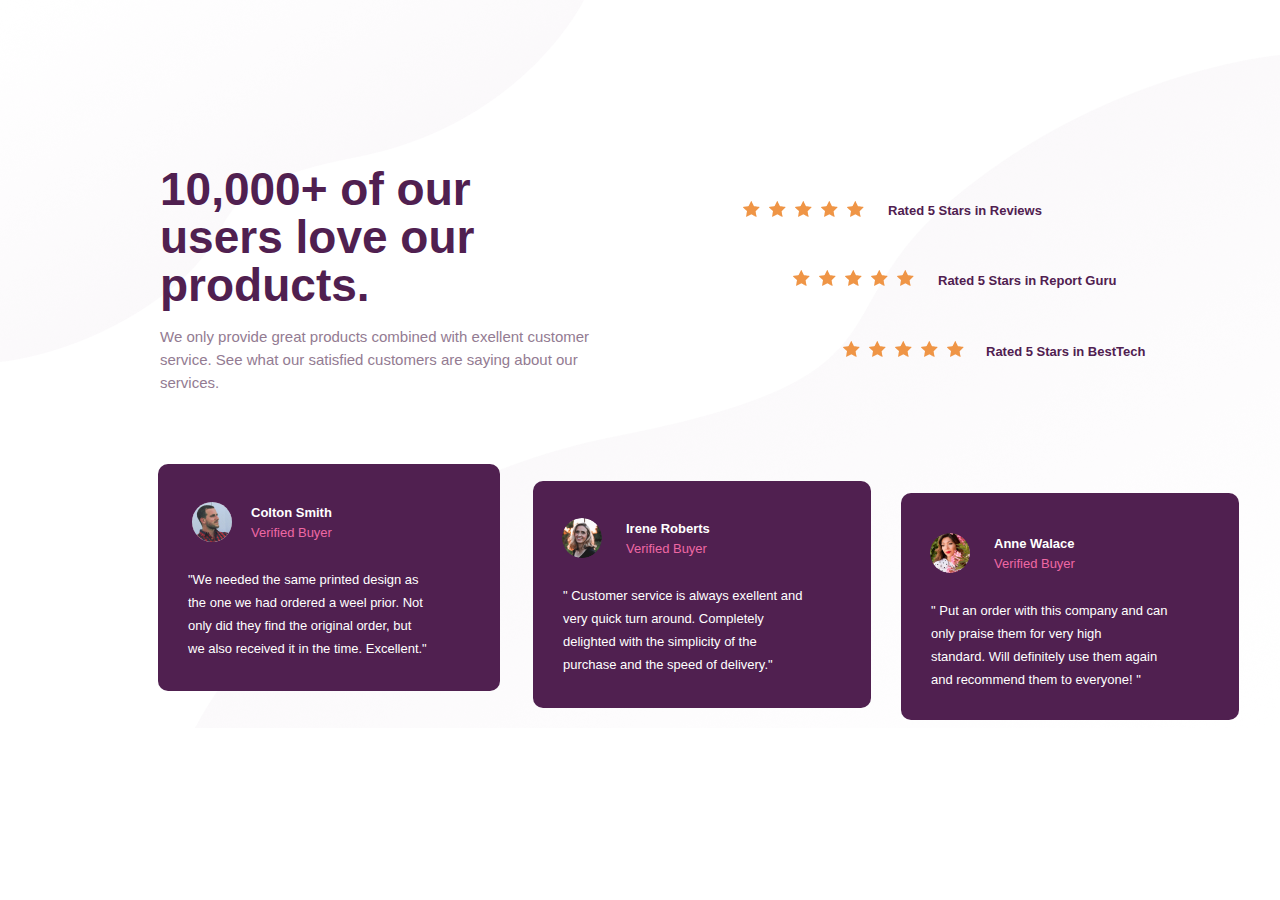
<file: index.html>
<!DOCTYPE html>
<html lang="en">
<head>
    <meta charset="UTF-8">
    <meta http-equiv="X-UA-Compatible" content="IE=edge">
    <meta name="viewport" content="width=device-width, initial-scale=1.0">
    <title>Social Proof Section</title>
    <link rel="stylesheet" href="index.css">
</head>

<body>
    <header>
        <div class="header">
          <h1>10,000+ of our users love our products.</h1>
        </div>
        <div class="subheader">
          <p>We only provide great products combined with exellent customer service. See what our satisfied customers are saying about our services.</p>
        </div>
    </header>
    <section>
        <div class="rated-reviews">
          <div class="reviews container1">
                <div class="stars1">
                <img src="images/Path (2).png" alt="">
                <img src="images/Path (2).png" alt="">
                <img src="images/Path (2).png" alt="">
                <img src="images/Path (2).png" alt="">
                <img src="images/Path (2).png" alt="">
                </div>
                <div class="rate-info-reviews">
                    <p class="rate-info-one">Rated 5 Stars in Reviews</p>
                </div>
          </div>
      
          <div class="report">
            <div class="stars2">
              <img src="images/Path (2).png" alt="">
              <img src="images/Path (2).png" alt="">
              <img src="images/Path (2).png" alt="">
              <img src="images/Path (2).png" alt="">
              <img src="images/Path (2).png" alt="">
            </div>
            <div class="rate-info-report">
              <p class="rate-info-two">Rated 5 Stars in Report Guru</p>
            </div>
          </div>
      
          <div class="besttech">
            <div class="stars3">
              <img src="images/Path (2).png" alt="">
              <img src="images/Path (2).png" alt="">
              <img src="images/Path (2).png" alt="">
              <img src="images/Path (2).png" alt="">
              <img src="images/Path (2).png" alt="">
            </div>
            <div class="rate-info-besttech">
              <p class="rate-info-three">Rated 5 Stars in BestTech</p>
            </div>
          </div>
        </div>
      </section>
      <main>
        <div class="review-card-colton">
          <div class="avatar1">
            <img class="avatar-colton" src="images/Oval (1).jpg" alt="">
          </div>
          <div class="user-info">
            <p class="user-name">Colton Smith</p>
            <p class="user-status">Verified Buyer</p>
          </div>
          <div class="user-feedback">
            <p class="feedback-text">"We needed the same printed design as<br> the one we had ordered a weel prior. Not<br> only did they find the original order, but<br> we also received it in the time. Excellent."</p>
          </div>
        </div>
        <div class="review-card-irene">
          <div class="avatar2">
            <img class="avatar-irene" src="images/Oval (2).png" alt="">
          </div>
          <div class="user-info">
            <p class="user-name">Irene Roberts</p>
            <p class="user-status">Verified Buyer</p>
          </div>
          <div class="user-feedback">
            <p class="feedback-text">" Customer service is always exellent and<br> very quick turn around. Completely<br> delighted with the simplicity of the<br> purchase and the speed of delivery."</p>
          </div>
        </div>
        <div class="review-card-anne">
          <div class="avatar3">
            <img class="avatar-anne" src="images/Oval (3).png" alt="">
          </div>
          <div class="user-info">
            <p class="user-name">Anne Walace</p>
            <p class="user-status">Verified Buyer</p>
          </div>
          <div class="user-feedback">
            <p class="feedback-text">" Put an order with this company and can<br> only praise them for very high<br> standard. Will definitely use them again<br> and recommend them to everyone! "</p>
          </div>
        </div>
      </main>
      <footer>
      </footer>
</body>
</html>
</file>
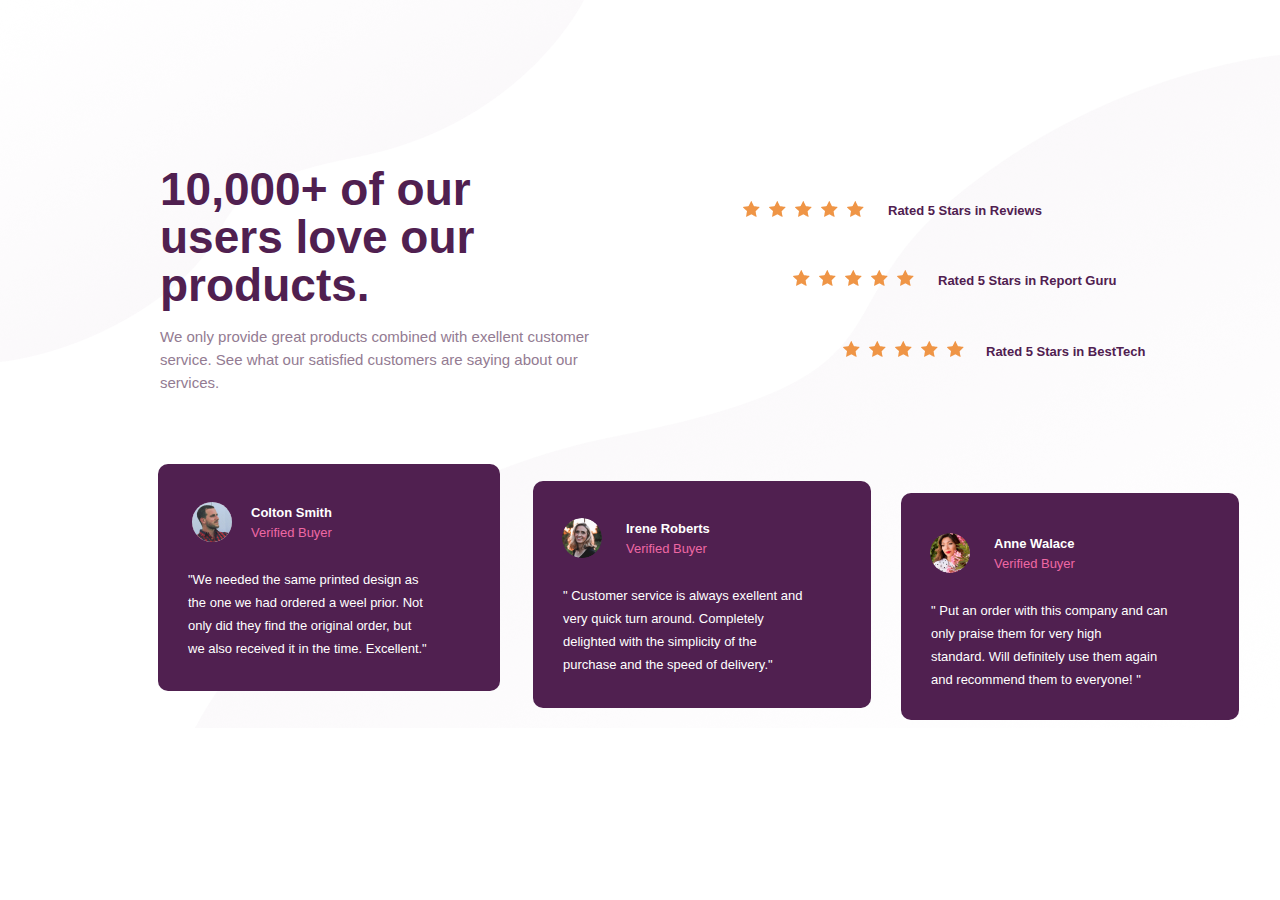
<file: social.html>
<!DOCTYPE html>
<html lang="en">
<head>
    <meta charset="UTF-8">
    <meta http-equiv="X-UA-Compatible" content="IE=edge">
    <meta name="viewport" content="width=device-width, initial-scale=1.0">
    <title>Social Proof Section</title>
    <link rel="stylesheet" href="social.css">
</head>

<body>
    <header>
        <div class="header">
          <h1>10,000+ of our users love our products.</h1>
        </div>
        <div class="subheader">
          <p>We only provide great products combined with exellent customer service. See what our satisfied customers are saying about our services.</p>
        </div>
    </header>
    <section>
        <div class="rated-reviews">
          <div class="reviews container1">
                <div class="stars1">
                <img src="images/Path (2).png" alt="">
                <img src="images/Path (2).png" alt="">
                <img src="images/Path (2).png" alt="">
                <img src="images/Path (2).png" alt="">
                <img src="images/Path (2).png" alt="">
                </div>
                <div class="rate-info-reviews">
                    <p class="rate-info-one">Rated 5 Stars in Reviews</p>
                </div>
          </div>
      
          <div class="report">
            <div class="stars2">
              <img src="images/Path (2).png" alt="">
              <img src="images/Path (2).png" alt="">
              <img src="images/Path (2).png" alt="">
              <img src="images/Path (2).png" alt="">
              <img src="images/Path (2).png" alt="">
            </div>
            <div class="rate-info-report">
              <p class="rate-info-two">Rated 5 Stars in Report Guru</p>
            </div>
          </div>
      
          <div class="besttech">
            <div class="stars3">
              <img src="images/Path (2).png" alt="">
              <img src="images/Path (2).png" alt="">
              <img src="images/Path (2).png" alt="">
              <img src="images/Path (2).png" alt="">
              <img src="images/Path (2).png" alt="">
            </div>
            <div class="rate-info-besttech">
              <p class="rate-info-three">Rated 5 Stars in BestTech</p>
            </div>
          </div>
        </div>
      </section>
      <main>
        <div class="review-card-colton">
          <div class="avatar1">
            <img class="avatar-colton" src="images/Oval (1).jpg" alt="">
          </div>
          <div class="user-info">
            <p class="user-name">Colton Smith</p>
            <p class="user-status">Verified Buyer</p>
          </div>
          <div class="user-feedback">
            <p class="feedback-text">"We needed the same printed design as<br> the one we had ordered a weel prior. Not<br> only did they find the original order, but<br> we also received it in the time. Excellent."</p>
          </div>
        </div>
        <div class="review-card-irene">
          <div class="avatar2">
            <img class="avatar-irene" src="images/Oval (2).png" alt="">
          </div>
          <div class="user-info">
            <p class="user-name">Irene Roberts</p>
            <p class="user-status">Verified Buyer</p>
          </div>
          <div class="user-feedback">
            <p class="feedback-text">" Customer service is always exellent and<br> very quick turn around. Completely<br> delighted with the simplicity of the<br> purchase and the speed of delivery."</p>
          </div>
        </div>
        <div class="review-card-anne">
          <div class="avatar3">
            <img class="avatar-anne" src="images/Oval (3).png" alt="">
          </div>
          <div class="user-info">
            <p class="user-name">Anne Walace</p>
            <p class="user-status">Verified Buyer</p>
          </div>
          <div class="user-feedback">
            <p class="feedback-text">" Put an order with this company and can<br> only praise them for very high<br> standard. Will definitely use them again<br> and recommend them to everyone! "</p>
          </div>
        </div>
      </main>
      <footer>
      </footer>
</body>
</html>
</file>
<file: index.css>
:root {
    --very-dark-magenta: hsl(300, 43%, 22%);
    --soft-pink: hsl(333, 80%, 67%);
    --dark-grayish-magenta: hsl(303, 10%, 53%);
    --light-grayish-magenta: hsl(300, 24%, 96%);
    --white: hsl(0, 0%, 100%);
}

html {
    font-family: 'Spartan', sans-serif;
}

body {
    font-size: 15px;
    overflow-x: hidden;
    background: url(images/Path\ Copy\ 5.png) left top no-repeat, url(images/Path\ \(1\).png) bottom right no-repeat;
}

.header {
    color: var(--very-dark-magenta);
    width: 400px;
    margin-top: 165px;
    margin-left: 152px;
    font-weight: 700;
    font-size: 23px;
    line-height: 48px;
}

.subheader {
    color: var(--dark-grayish-magenta);
    width: 450px;
    margin-left: 152px;
    margin-top: -15px;
    line-height: 23px;
}

.stars1 {
    margin-left: 730px;
    margin-top: -208px;
    display: flex;
    flex-direction: row;
    justify-content: space-around;
    width: 130px;
}

.rate-info-reviews {
    margin-left: 880px;
    margin-top: -27px;
    color: var(--very-dark-magenta);
    font-weight: 700;
    font-size: 13px;
}

.stars2 {
    margin-left: 780px;
    margin-top: 52px;
    display: flex;
    flex-direction: row;
    justify-content: space-around;
    width: 130px;
}

.rate-info-report {
    color: var(--very-dark-magenta);
    font-weight: 700;
    font-size: 13px;
    margin-left: 930px;
    margin-top: -26px;
}

.stars3 {
    margin-left: 830px;
    margin-top: 53px;
    display: flex;
    flex-direction: row;
    justify-content: space-around;
    width: 130px;
}

.rate-info-besttech {
    color: var(--very-dark-magenta);
    font-weight: 700;
    font-size: 13px;
    margin-left: 978px;
    margin-top: -26px;
}

.review-card-colton {
    width: 342px;
    height: 227px;
    background-color: var(--very-dark-magenta);
    margin-top:105px;
    margin-left: 150px;
    border-radius: 10px;
    transition: all 0.5s ease-in-out;
}

.review-card-irene {
    width: 338px;
    height: 227px;
    background-color: var(--very-dark-magenta);
    border-radius: 10px;
    margin-left: 525px;
    margin-top: -210px;
    transition: all 0.5s ease-in-out;
}

.review-card-anne {
    width: 338px;
    height: 227px;
    background-color: var(--very-dark-magenta);
    border-radius: 10px;
    margin-left: 893px;
    margin-top: -215px;
    transition: all 0.5s ease-in-out;
}

.avatar-colton {
    border-radius: 100px;
    width: 40px;
    margin-left: 34px;
    margin-top: 38px;
}

.avatar-irene {
    border-radius: 100px;
    width: 40px;
    margin-left: 29px;
    margin-top: 37px;
}

.avatar-anne {
    border-radius: 100px;
    width: 40px;
    margin-left: 29px;
    margin-top: 40px;
}

.user-info {
    margin-left: 93px;
    margin-top: -53px;
}

.user-name {
    font-weight: 700;
    color: var(--white);
    font-size: 13px;
}

.user-status {
    font-weight: 100;
    color: var(--soft-pink);
    font-size: 13px;
    margin-top: -8px;
}

.user-feedback {
    width: 289px;
    height: 100px;
    margin-top: 28px;
    margin-left: 30px;
    font-size: 13px;
}

.feedback-text {
    color: var(--white);
    font-weight: 500;
    line-height: 23px;
}

footer {
    position: relative;
    bottom: 0;
    width: 100%;
}
</file>
<file: social.css>
:root {
    --very-dark-magenta: hsl(300, 43%, 22%);
    --soft-pink: hsl(333, 80%, 67%);
    --dark-grayish-magenta: hsl(303, 10%, 53%);
    --light-grayish-magenta: hsl(300, 24%, 96%);
    --white: hsl(0, 0%, 100%);
}

html {
    font-family: 'Spartan', sans-serif;
}

body {
    font-size: 15px;
    overflow-x: hidden;
    background: url(images/Path\ Copy\ 5.png) left top no-repeat, url(images/Path\ \(1\).png) bottom right no-repeat;
}

.header {
    color: var(--very-dark-magenta);
    width: 400px;
    margin-top: 165px;
    margin-left: 152px;
    font-weight: 700;
    font-size: 23px;
    line-height: 48px;
}

.subheader {
    color: var(--dark-grayish-magenta);
    width: 450px;
    margin-left: 152px;
    margin-top: -15px;
    line-height: 23px;
}

.stars1 {
    margin-left: 730px;
    margin-top: -208px;
    display: flex;
    flex-direction: row;
    justify-content: space-around;
    width: 130px;
}

.rate-info-reviews {
    margin-left: 880px;
    margin-top: -27px;
    color: var(--very-dark-magenta);
    font-weight: 700;
    font-size: 13px;
}

.stars2 {
    margin-left: 780px;
    margin-top: 52px;
    display: flex;
    flex-direction: row;
    justify-content: space-around;
    width: 130px;
}

.rate-info-report {
    color: var(--very-dark-magenta);
    font-weight: 700;
    font-size: 13px;
    margin-left: 930px;
    margin-top: -26px;
}

.stars3 {
    margin-left: 830px;
    margin-top: 53px;
    display: flex;
    flex-direction: row;
    justify-content: space-around;
    width: 130px;
}

.rate-info-besttech {
    color: var(--very-dark-magenta);
    font-weight: 700;
    font-size: 13px;
    margin-left: 978px;
    margin-top: -26px;
}

.review-card-colton {
    width: 342px;
    height: 227px;
    background-color: var(--very-dark-magenta);
    margin-top:105px;
    margin-left: 150px;
    border-radius: 10px;
    transition: all 0.5s ease-in-out;
}

.review-card-irene {
    width: 338px;
    height: 227px;
    background-color: var(--very-dark-magenta);
    border-radius: 10px;
    margin-left: 525px;
    margin-top: -210px;
    transition: all 0.5s ease-in-out;
}

.review-card-anne {
    width: 338px;
    height: 227px;
    background-color: var(--very-dark-magenta);
    border-radius: 10px;
    margin-left: 893px;
    margin-top: -215px;
    transition: all 0.5s ease-in-out;
}

.avatar-colton {
    border-radius: 100px;
    width: 40px;
    margin-left: 34px;
    margin-top: 38px;
}

.avatar-irene {
    border-radius: 100px;
    width: 40px;
    margin-left: 29px;
    margin-top: 37px;
}

.avatar-anne {
    border-radius: 100px;
    width: 40px;
    margin-left: 29px;
    margin-top: 40px;
}

.user-info {
    margin-left: 93px;
    margin-top: -53px;
}

.user-name {
    font-weight: 700;
    color: var(--white);
    font-size: 13px;
}

.user-status {
    font-weight: 100;
    color: var(--soft-pink);
    font-size: 13px;
    margin-top: -8px;
}

.user-feedback {
    width: 289px;
    height: 100px;
    margin-top: 28px;
    margin-left: 30px;
    font-size: 13px;
}

.feedback-text {
    color: var(--white);
    font-weight: 500;
    line-height: 23px;
}

footer {
    position: relative;
    bottom: 0;
    width: 100%;
}
</file>
